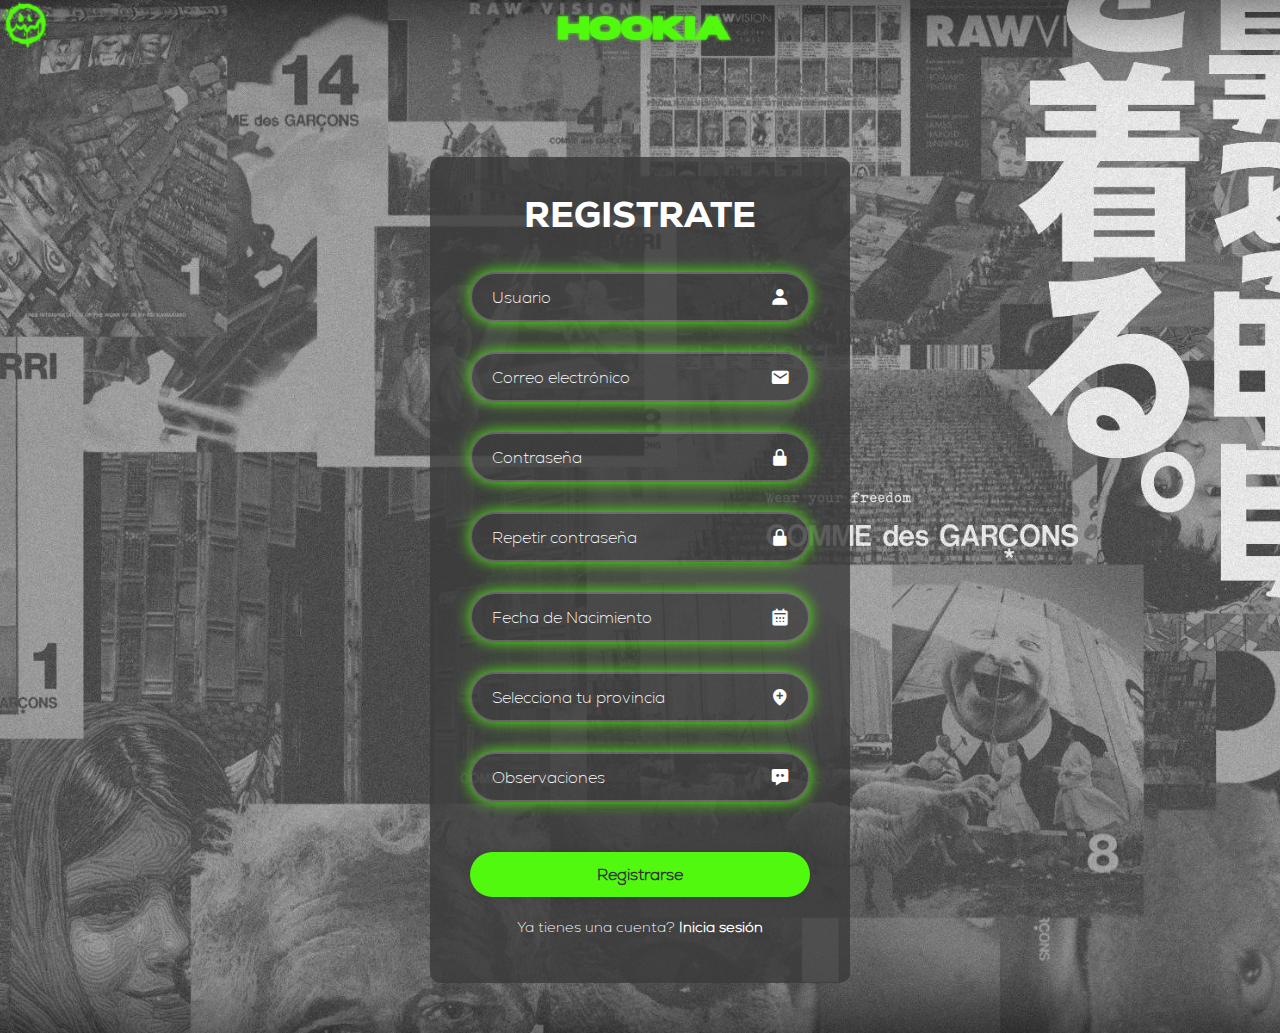
<file: pages/register/register.html>
<!DOCTYPE html>
<html lang="es">

<head>
    <meta charset="UTF-8">
    <meta name="viewport" content="width=device-width, initial-scale=1.0">
    <title>Registrarse - Hookia</title>
    <link rel="shortcut icon" href="/assets/images/1x/LOGO.png" type="image/x-icon">
    <link rel="stylesheet" href="/css/simple-nav.css">
    <link rel="stylesheet" href="/css/register.css">
    <link href='https://unpkg.com/boxicons@2.1.4/css/boxicons.min.css' rel='stylesheet'>
</head>

<body>

    <header>
        <nav>
            <div class="logo">
                <img class="logo" src="/assets/images/1x/LOGO.png" alt="Logo" width="50" height="50">
            </div>
            <div class="main-text">
                <a href="/index.html">
                    <h1 class="hookiah1">HOOKIA</h1>
                </a>
            </div>
        </nav>
    </header>

    <main>
        <div class="wrapper">
            <form action="">
                <h1>REGISTRATE</h1>

                <div class="input-box">
                    <input class="input-boxx" type="text" placeholder="Usuario" maxlength="15" required>
                    <i class='bx bxs-user'></i>
                </div>

                <div class="input-box">
                    <input class="input-boxx" type="text" placeholder="Correo electrónico" required>
                    <i class='bx bxs-envelope'></i>
                </div>

                <div class="input-box">
                    <input class="input-boxx" type="password" placeholder="Contraseña" minlength="5" maxlength="15" required>
                    <i class='bx bxs-lock-alt'></i>
                </div>

                <div class="input-box">
                    <input class="input-boxx" type="password" placeholder="Repetir contraseña" minlength="5" maxlength="15" required>
                    <i class='bx bxs-lock-alt'></i>
                </div>

                <div class="input-box">
                    <input class="input-boxx" class="input100" type="text" name="nacimientotitular" placeholder="Fecha de Nacimiento"
                        onclick="ocultarError();" onfocus="(this.type='date')" onblur="(this.type='text')">
                    <i class='bx bxs-calendar'></i>
                </div>

                <div class="input-box">
                    <select class="input-boxx" class="select-box" required>
                        <option value="1">BUENOS AIRES</option>
                        <option value="2">CATAMARCA</option>
                        <option value="5">CHACO</option>
                        <option value="6">CHUBUT</option>
                        <option value="50">CIUDAD AUTONOMA DE Bs As</option>
                        <option value="3">CORDOBA</option>
                        <option value="4">CORRIENTES</option>
                        <option value="7">ENTRE RIOS</option>
                        <option value="8">FORMOSA</option>
                        <option value="9">JUJUY</option>
                        <option value="10">LA PAMPA</option>
                        <option value="11">LA RIOJA</option>
                        <option value="12">MENDOZA</option>
                        <option value="13">MISIONES</option>
                        <option value="14">NEUQUEN</option>
                        <option value="15">RIO NEGRO</option>
                        <option value="16">SALTA</option>
                        <option value="17">SAN LUIS</option>
                        <option value="19">SANTA CRUZ</option>
                        <option value="20">SANTA FE</option>
                        <option value="21">SANTIAGO DEL ESTERO</option>
                        <option value="22">TIERRA DEL FUEGO</option>
                        <option disabled="true" selected="true" value="">Selecciona tu provincia</option>
                    </select>
                    <i class='bx bxs-location-plus'></i>
                </div>

                <div class="input-box">
                    <input class="input-boxx" type="text" placeholder="Observaciones">
                    <i class='bx bxs-message-dots'></i>
                </div>

                <button type="submit" class="btn">Registrarse</button>

                <div class="register-link">
                    <p>Ya tienes una cuenta? <a href="/pages/login/login.html">Inicia sesión</a></p>
                </div>
            </form>
        </div>
    </main>

</body>

</html>
</file>
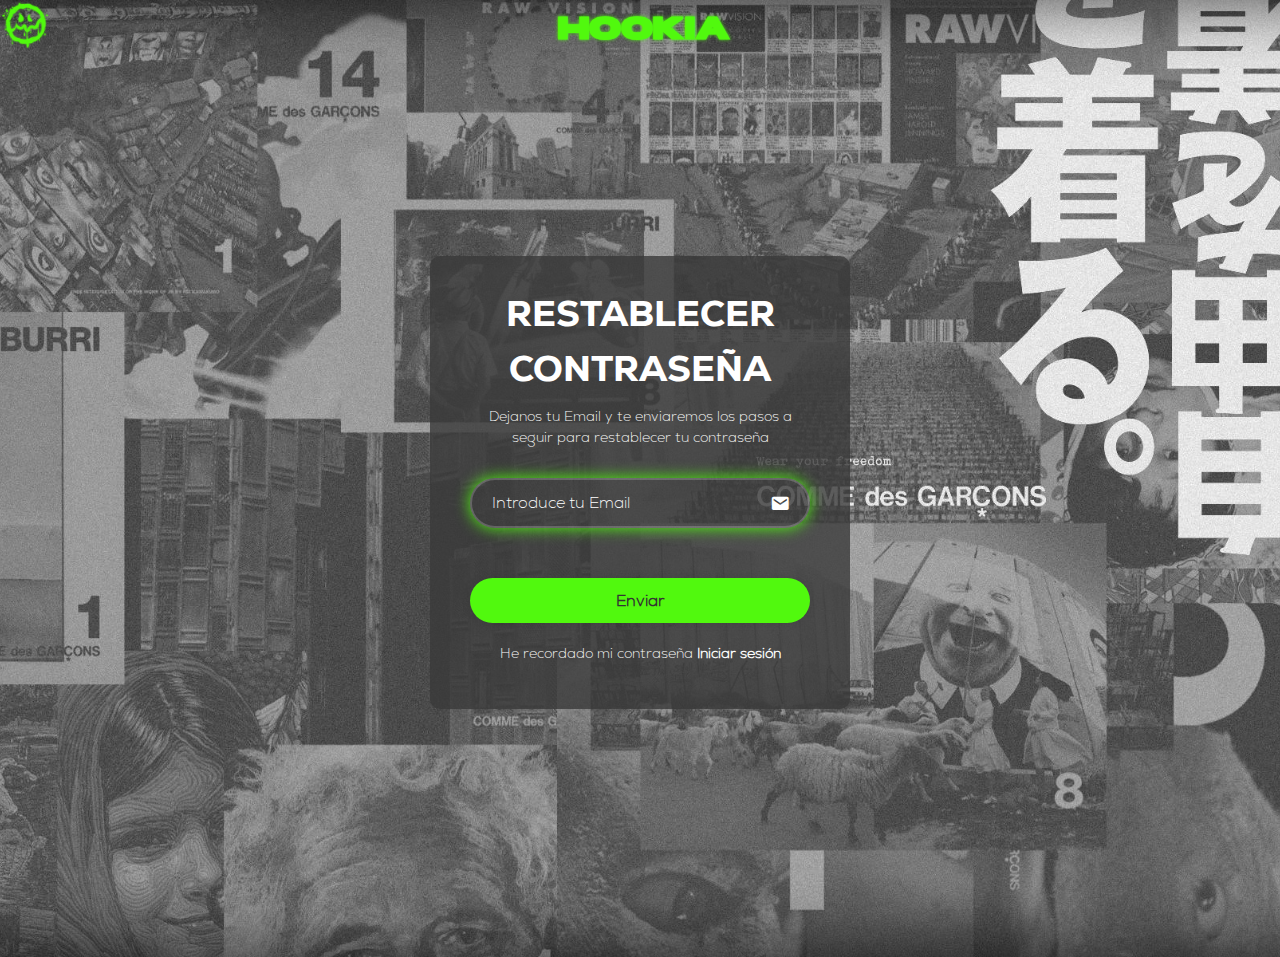
<file: pages/reset-password/reset-password.html>
<!DOCTYPE html>
<html lang="es">
<head>
    <meta charset="UTF-8">
    <meta name="viewport" content="width=device-width, initial-scale=1.0">
    <title>Restablecer contraseña - Hookia</title>
    <link rel="shortcut icon" href="/assets/images/1x/LOGO.png" type="image/x-icon">
    <link rel="stylesheet" href="/css/simple-nav.css">
    <link rel="stylesheet" href="/css/reset-password.css">
    <link href='https://unpkg.com/boxicons@2.1.4/css/boxicons.min.css' rel='stylesheet'>
</head>

<body>

    <header>
        <nav>
            <div class="logo">
                <img class="logo" src="/assets/images/1x/LOGO.png" alt="Logo" width="50" height="50">
            </div>
            <div class="main-text">
                <a href="/index.html"><h1 class="hookiah1">HOOKIA</h1></a>
            </div>
        </nav>
    </header>

    <main>
        <div class="wrapper">
            <form action="">
                <h1>RESTABLECER CONTRASEÑA</h1>
                <p>Dejanos tu Email y te enviaremos los pasos a seguir para restablecer tu contraseña</p>
                <div class="input-box">
                    <input type="email" placeholder="Introduce tu Email" required>
                    <i class='bx bxs-envelope'></i>
                </div>

                <button type="submit" class="btn">Enviar</button>

                <div class="register-link">
                    <p>He recordado mi contraseña <a href="/pages/login/login.html">Iniciar sesión</a></p>
                </div>
            </form>
        </div>
    </main>

</body>

</html>
</file>
<file: css/simple-nav.css>
@font-face {
    font-family: 'Nexa-ExtraLight';
    src: url(/assets/fonts/Nexa-ExtraLight.ttf);
}

@font-face {
    font-family: 'Nexa-Heavy';
    src: url(/assets/fonts/Nexa-Heavy.ttf);
}

@font-face {
    font-family: 'RONORGERIONDEMO-Regular';
    src: url(/assets/fonts/RONORGERIONDEMO-Regular.otf);
}




:root {
    --primary-color: #51F90E;
    --secondary-color: #2F2F2F;
    --terciary-color: #111010;
}

* {
    margin: 0;
    padding: 0;
    box-sizing: border-box;
    font-family: 'Nexa-ExtraLight';
}

body {
    margin: 0;
    padding: 0;
    box-sizing: border-box;
    background-size: cover;
}

nav {
    display: flex;
    align-items: center;
    margin: 0 auto;
}


.logo img {
    max-width: 100px;
}

.main-text {
    text-align: center;
    flex-grow: 1;
}

.hookiah1 {
    margin-right: 43px;
    font-family: 'RONORGERIONDEMO-Regular';
    font-size: 35px !important;
    color: var(--primary-color) !important;
    text-shadow: #51F90E 0px 0px 3.5px;
}

a {
    text-decoration: none;
}
</file>
<file: css/register.css>
* {
    margin: 0;
    padding: 0;
    box-sizing: border-box;
    font-family: 'Nexa-ExtraLight';
}

body {
    margin: 0;
    padding: 0;
    box-sizing: border-box;
    background: url(/assets/images/1x/Background.png) no-repeat center;
    background-size: cover;
}

nav {
    display: flex;
    align-items: center;
    margin: 0 auto;
}


.logo img {
    max-width: 100px;
}

.main-text {
    text-align: center;
    flex-grow: 1;
}

.hookiah1 {
    margin-right: 43px;
    font-family: 'RONORGERIONDEMO-Regular';
    font-size: 35px !important;
    color: var(--primary-color) !important;
    text-shadow: #51F90E 0px 0px 3.5px;
}

a {
    text-decoration: none;
}

/* ####################################################### */

main {
    display: flex;
    justify-content: center;
    align-items: center;
    min-height: 100vh;
}

.wrapper {
    margin-top: 100px;
    width: 420px;
    background: rgba(57, 57, 57, 0.8);
    color: #fff;
    border-radius: 10px;
    padding: 30px 40px;
    margin-bottom: 50px;
}

.wrapper h1 {
    font-size: 36px;
    text-align: center;
    font-family: 'Nexa-Heavy';
}

.wrapper .input-box {
    position: relative;
    width: 100%;
    height: 50px;
    margin: 30px 0;
}

.input-box input {
    box-shadow: 0 0px 15px #51F90E;
    width: 100%;
    height: 100%;
    background: transparent;
    border: none;
    outline: none;
    border: 2px solid rgba(255, 255, 255, .2);
    border-radius: 40px;
    font-size: 16px;
    color: #fff;
    padding: 20px 45px 20px 20px;
}

.input-boxx:hover {
    box-shadow: 0 0px 15px #ffffff;
}

.input-box select {
    box-shadow: 0 0px 15px #51F90E;
    width: 100%;
    height: 100%;
    background: transparent;
    border: none;
    outline: none;
    border: 2px solid rgba(255, 255, 255, .2);
    border-radius: 40px;
    font-size: 16px;
    color: #fff;
    padding: 0 45px 0 20px;

    -webkit-appearance: none;
    -ms-appearance: none;
    -o-appearance: none;
    appearance: none;
}

select option {
    color: #111010 !important;
}


.input-box input::placeholder {
    color: #fff;
}

.input-box i {
    position: absolute;
    top: 50%;
    right: 20px;
    transform: translateY(-50%);
    font-size: 20px;
    color: #fff;
}

.wrapper .remember-forgot {
    display: flex;
    justify-content: space-between;
    font-size: 14.5px;
    margin-bottom: -15px 0 15px;
}

.remember-forgot label input {
    accent-color: #fff;
    margin-right: 3px;
}

.remember-forgot a {
    color: #fff;
    text-decoration: none;
}

.remember-forgot a:hover {
    text-decoration: underline;
}

.wrapper .btn {
    margin-top: 20px;
    width: 100%;
    height: 45px;
    background: #51F90E;
    border: none;
    outline: none;
    border-radius: 40px;
    box-shadow: 0 0px 10px rgba(0, 0, 0, .1);
    cursor: pointer;
    font-size: 16px;
    color: #333;
    font-weight: 600;
}

.wrapper .register-link {
    font-size: 14.5px;
    text-align: center;
    margin: 20px 0 15px;
}

.register-link p a {
    color: #fff;
    text-decoration: none;
    font-weight: 600;
}

.register-link p a:hover {
    text-decoration: underline;
}
</file>
